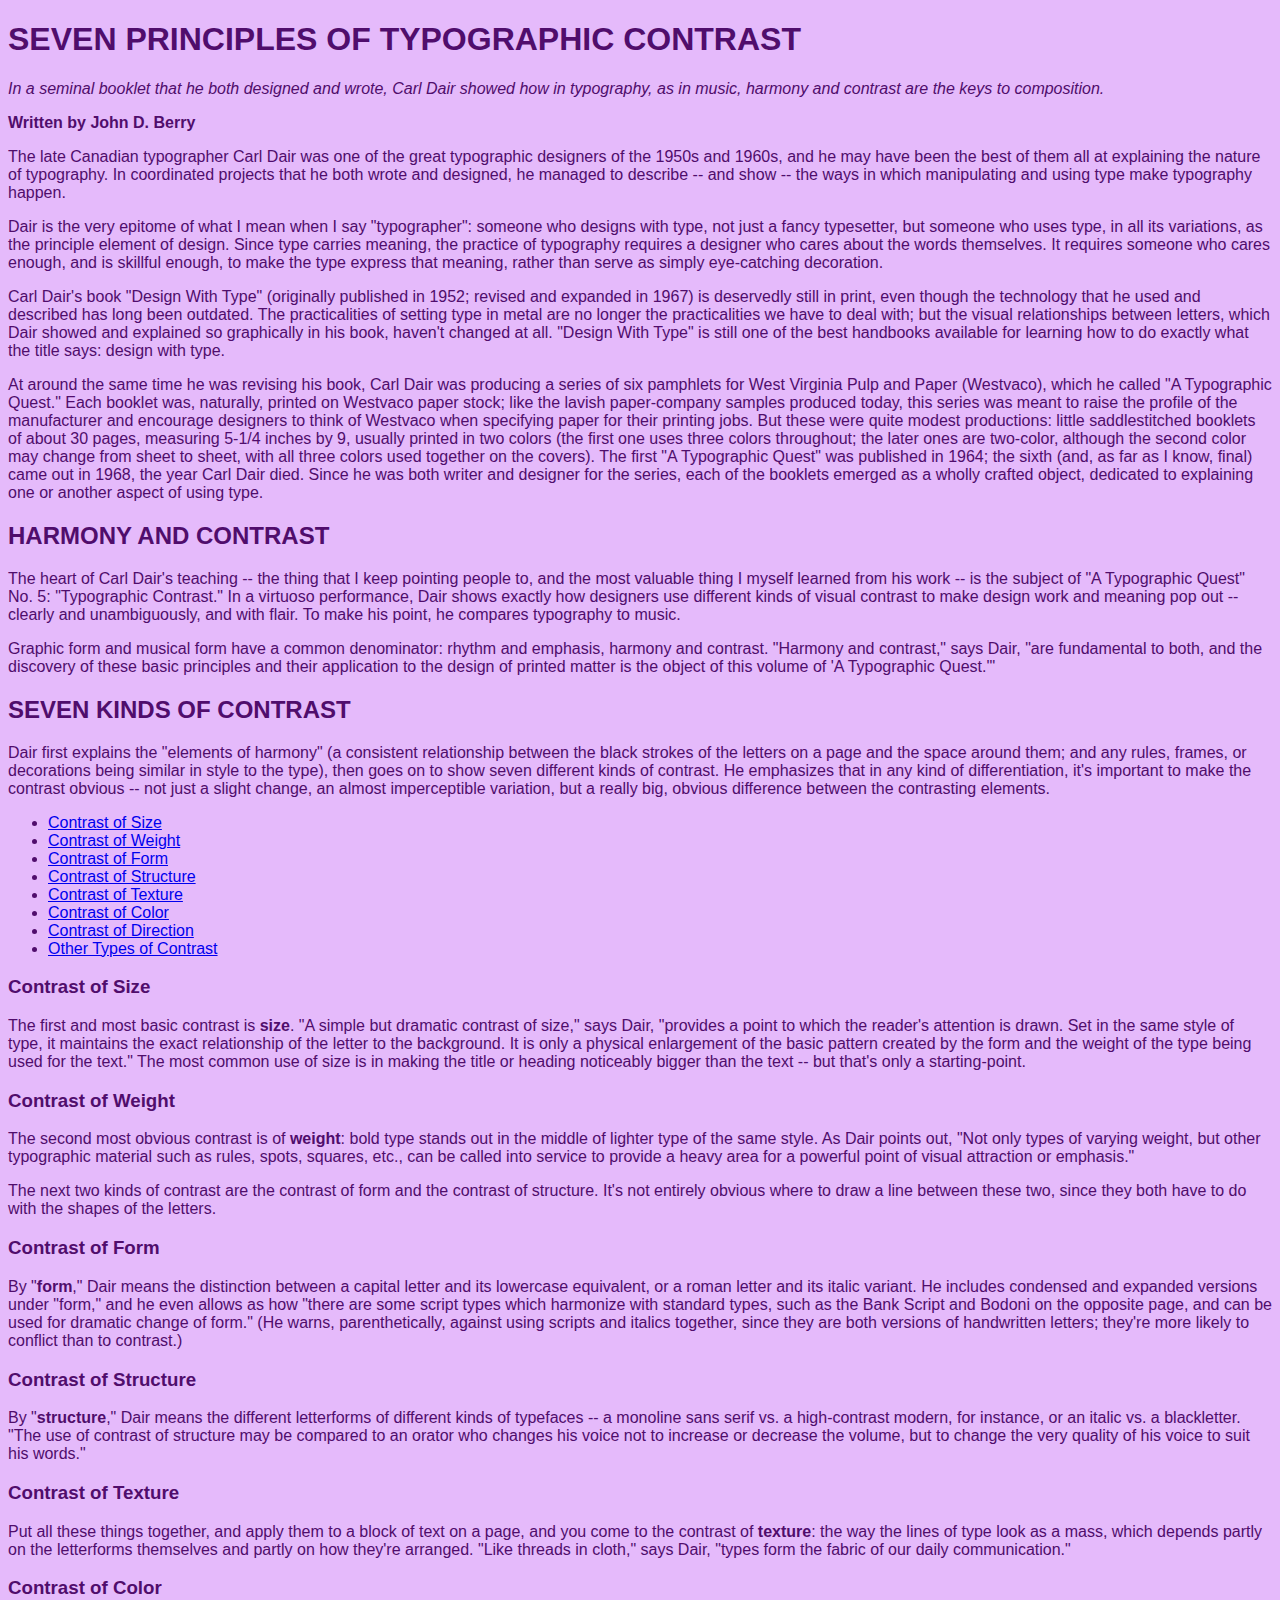
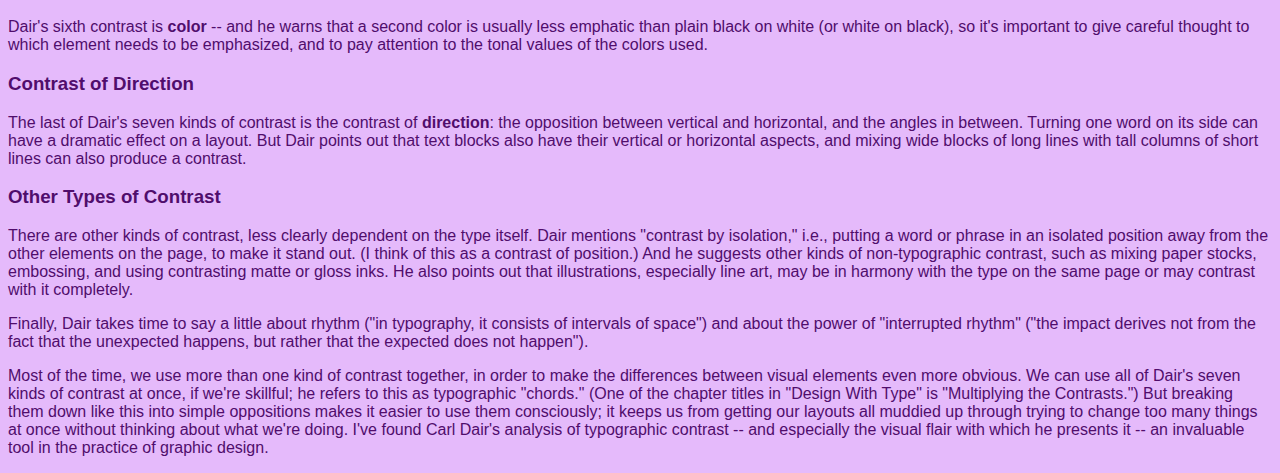
<file: index.html>
<!DOCTYPE html>
<html>
<head>
	<meta charset="utf-8">
	<title>Seven Principles of Typographic Contrast</title>
	<link rel="stylesheet" type="text/css" href="style.css">
</head>
<body>
	<h1>Seven Principles of Typographic Contrast</h1>

	<em>In a seminal booklet that he both designed and wrote, Carl Dair showed how in typography, as in music, harmony and contrast are the keys to composition.</em>
	
	<p><strong>Written by John D. Berry</strong></p>
	
	<p>The late Canadian typographer Carl Dair was one of the great typographic designers of the 1950s and 1960s, and he may have been the best of them all at explaining the nature of typography. In coordinated projects that he both wrote and designed, he managed to describe -- and show -- the ways in which manipulating and using type make typography happen.</p>
	
	<p>Dair is the very epitome of what I mean when I say "typographer": someone who designs with type, not just a fancy typesetter, but someone who uses type, in all its variations, as the principle element of design. Since type carries meaning, the practice of typography requires a designer who cares about the words themselves. It requires someone who cares enough, and is skillful enough, to make the type express that meaning, rather than serve as simply eye-catching decoration.</p>
	
	<p>Carl Dair's book "Design With Type" (originally published in 1952; revised and expanded in 1967) is deservedly still in print, even though the technology that he used and described has long been outdated. The practicalities of setting type in metal are no longer the practicalities we have to deal with; but the visual relationships between letters, which Dair showed and explained so graphically in his book, haven't changed at all. "Design With Type" is still one of the best handbooks available for learning how to do exactly what the title says: design with type.</p>
	
	<p>At around the same time he was revising his book, Carl Dair was producing a series of six pamphlets for West Virginia Pulp and Paper (Westvaco), which he called "A Typographic Quest." Each booklet was, naturally, printed on Westvaco paper stock; like the lavish paper-company samples produced today, this series was meant to raise the profile of the manufacturer and encourage designers to think of Westvaco when specifying paper for their printing jobs. But these were quite modest productions: little saddlestitched booklets of about 30 pages, measuring 5-1/4 inches by 9, usually printed in two colors (the first one uses three colors throughout; the later ones are two-color, although the second color may change from sheet to sheet, with all three colors used together on the covers). The first "A Typographic Quest" was published in 1964; the sixth (and, as far as I know, final) came out in 1968, the year Carl Dair died. Since he was both writer and designer for the series, each of the booklets emerged as a wholly crafted object, dedicated to explaining one or another aspect of using type.</p>
	
	<h2>Harmony and Contrast</h2>
	
	<p>The heart of Carl Dair's teaching -- the thing that I keep pointing people to, and the most valuable thing I myself learned from his work -- is the subject of "A Typographic Quest" No. 5: "Typographic Contrast." In a virtuoso performance, Dair shows exactly how designers use different kinds of visual contrast to make design work and meaning pop out -- clearly and unambiguously, and with flair. To make his point, he compares typography to music.</p>
	
	<p>Graphic form and musical form have a common denominator: rhythm and emphasis, harmony and contrast. "Harmony and contrast," says Dair, "are fundamental to both, and the discovery of these basic principles and their application to the design of printed matter is the object of this volume of 'A Typographic Quest.'"</p>
	
	<h2>Seven Kinds of Contrast</h2>
	
	<p>Dair first explains the "elements of harmony" (a consistent relationship between the black strokes of the letters on a page and the space around them; and any rules, frames, or decorations being similar in style to the type), then goes on to show seven different kinds of contrast. He emphasizes that in any kind of differentiation, it's important to make the contrast obvious -- not just a slight change, an almost imperceptible variation, but a really big, obvious difference between the contrasting elements.</p>
	
	<ul>
	<li><a href="#size">Contrast of Size</a></li>
	<li><a href="#weight">Contrast of Weight</a></li>
	<li><a href="#form">Contrast of Form</a></li>
	<li><a href="#structure">Contrast of Structure</a></li>
	<li><a href="#texture">Contrast of Texture</a></li>
	<li><a href="#color">Contrast of Color</a></li>
	<li><a href="#direction">Contrast of Direction</a></li>
	<li><a href="#other">Other Types of Contrast</a></li>
</ul>
	
	<h3 id="size">Contrast of Size</h3>
	
	<p>The first and most basic contrast is <strong>size</strong>. "A simple but dramatic contrast of size," says Dair, "provides a point to which the reader's attention is drawn. Set in the same style of type, it maintains the exact relationship of the letter to the background. It is only a physical enlargement of the basic pattern created by the form and the weight of the type being used for the text." The most common use of size is in making the title or heading noticeably bigger than the text -- but that's only a starting-point.</p>
	
	<h3 id="weight">Contrast of Weight</h3>
	
	<p>The second most obvious contrast is of <strong>weight</strong>: bold type stands out in the middle of lighter type of the same style. As Dair points out, "Not only types of varying weight, but other typographic material such as rules, spots, squares, etc., can be called into service to provide a heavy area for a powerful point of visual attraction or emphasis."</p>
	
	<p>The next two kinds of contrast are the contrast of form and the contrast of structure. It's not entirely obvious where to draw a line between these two, since they both have to do with the shapes of the letters.</p>
	
	
	<h3 id="form">Contrast of Form</h3>
	
	<p>By "<strong>form</strong>," Dair means the distinction between a capital letter and its lowercase equivalent, or a roman letter and its italic variant. He includes condensed and expanded versions under "form," and he even allows as how "there are some script types which harmonize with standard types, such as the Bank Script and Bodoni on the opposite page, and can be used for dramatic change of form." (He warns, parenthetically, against using scripts and italics together, since they are both versions of handwritten letters; they're more likely to conflict than to contrast.)</p>
	
	<h3 id="structure">Contrast of Structure</h3>
	
	<p>By "<strong>structure</strong>," Dair means the different letterforms of different kinds of typefaces -- a monoline sans serif vs. a high-contrast modern, for instance, or an italic vs. a blackletter. "The use of contrast of structure may be compared to an orator who changes his voice not to increase or decrease the volume, but to change the very quality of his voice to suit his words."</p>
	
	<h3 id="texture">Contrast of Texture</h3>
	
	<p>Put all these things together, and apply them to a block of text on a page, and you come to the contrast of <strong>texture</strong>: the way the lines of type look as a mass, which depends partly on the letterforms themselves and partly on how they're arranged. "Like threads in cloth," says Dair, "types form the fabric of our daily communication."</p>
	
	
	<h3 id="color">Contrast of Color</h3>
	
	<p>Dair's sixth contrast is <strong>color</strong> -- and he warns that a second color is usually less emphatic than plain black on white (or white on black), so it's important to give careful thought to which element needs to be emphasized, and to pay attention to the tonal values of the colors used.</p>
	
	<h3 id="direction">Contrast of Direction</h3>
	
	<p>The last of Dair's seven kinds of contrast is the contrast of <strong>direction</strong>: the opposition between vertical and horizontal, and the angles in between. Turning one word on its side can have a dramatic effect on a layout. But Dair points out that text blocks also have their vertical or horizontal aspects, and mixing wide blocks of long lines with tall columns of short lines can also produce a contrast.</p>
	
	<h3 id="other">Other Types of Contrast</h3>
	
	<p>There are other kinds of contrast, less clearly dependent on the type itself. Dair mentions "contrast by isolation," i.e., putting a word or phrase in an isolated position away from the other elements on the page, to make it stand out. (I think of this as a contrast of position.) And he suggests other kinds of non-typographic contrast, such as mixing paper stocks, embossing, and using contrasting matte or gloss inks. He also points out that illustrations, especially line art, may be in harmony with the type on the same page or may contrast with it completely.</p>
	
	<p>Finally, Dair takes time to say a little about rhythm ("in typography, it consists of intervals of space") and about the power of "interrupted rhythm" ("the impact derives not from the fact that the unexpected happens, but rather that the expected does not happen").</p>
	
	<p>Most of the time, we use more than one kind of contrast together, in order to make the differences between visual elements even more obvious. We can use all of Dair's seven kinds of contrast at once, if we're skillful; he refers to this as typographic "chords." (One of the chapter titles in "Design With Type" is "Multiplying the Contrasts.") But breaking them down like this into simple oppositions makes it easier to use them consciously; it keeps us from getting our layouts all muddied up through trying to change too many things at once without thinking about what we're doing. I've found Carl Dair's analysis of typographic contrast -- and especially the visual flair with which he presents it -- an invaluable tool in the practice of graphic design.</p>
</body>
</html>
</file>
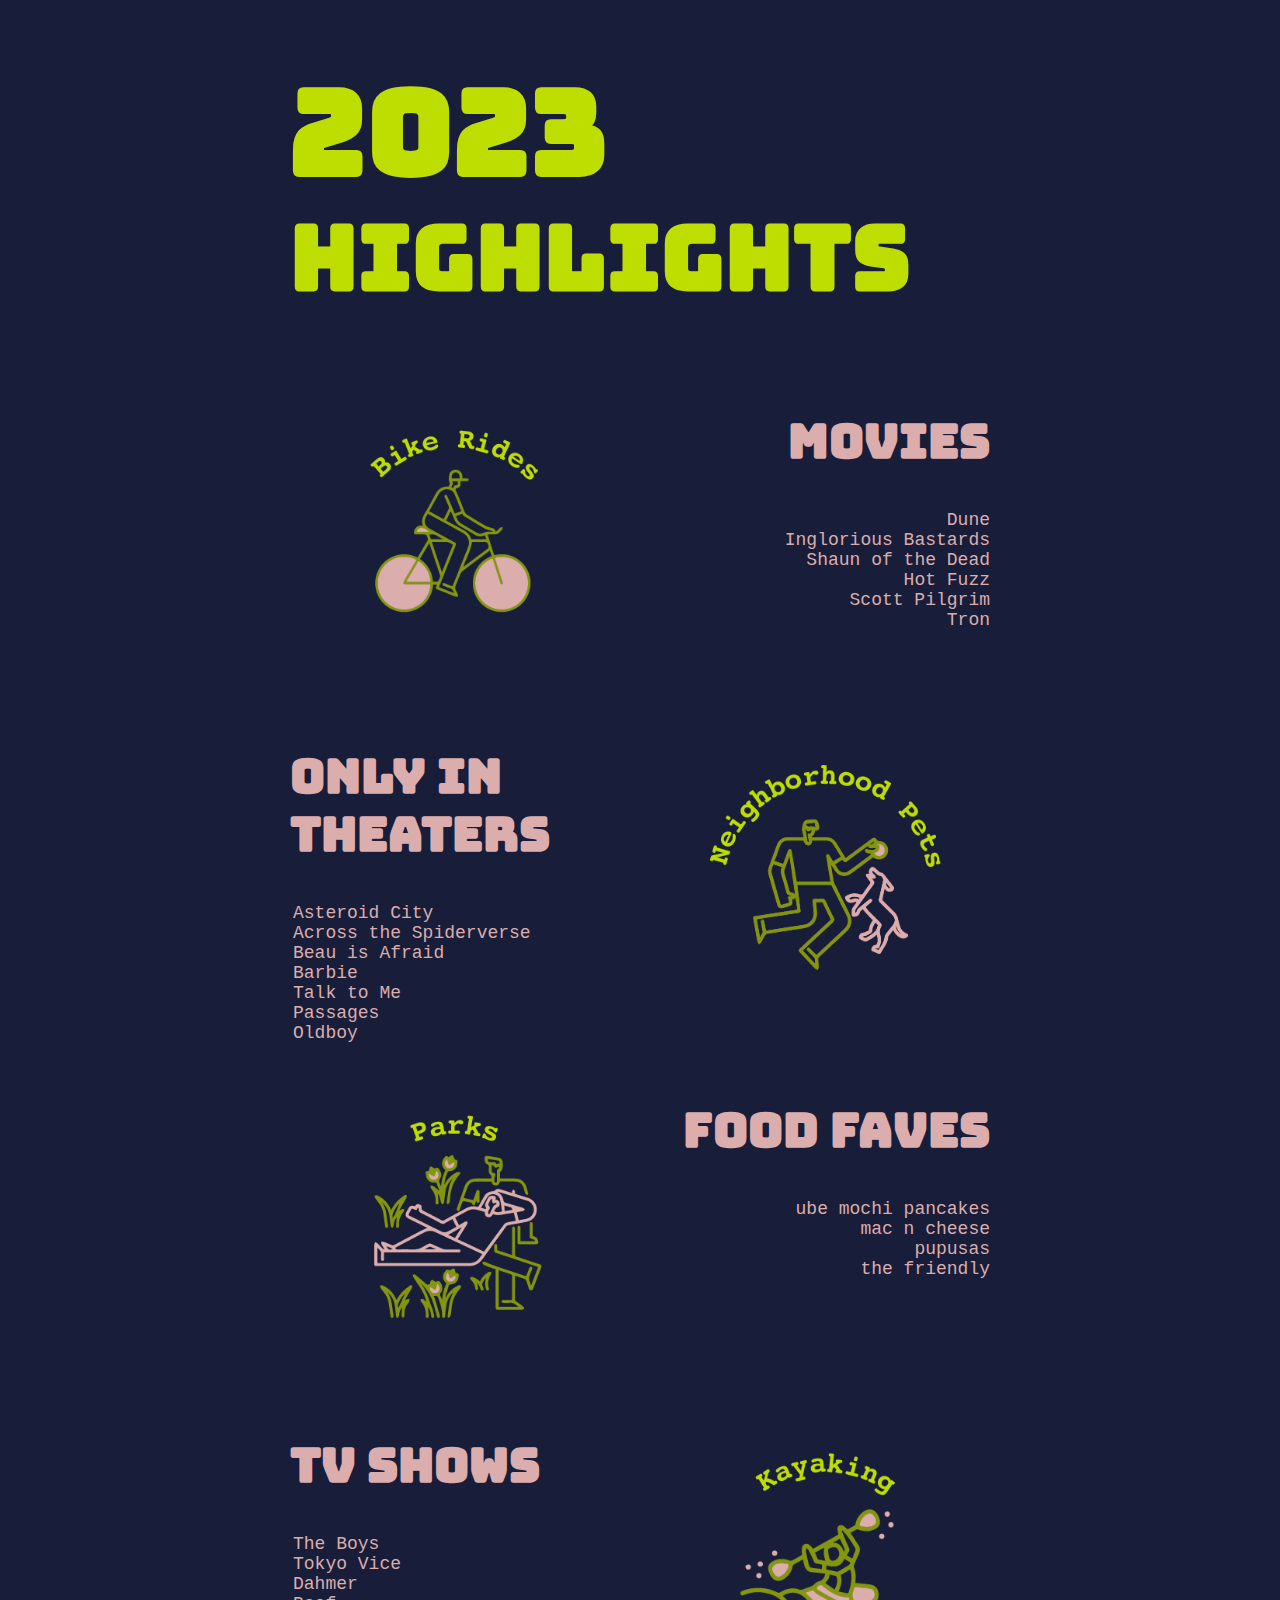
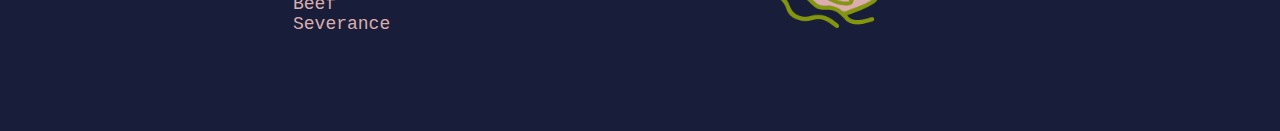
<file: code/index.html>
<!DOCTYPE html>
<html>
<head>
	<meta charset="utf-8">
	<title>2023 Highlights</title>
	<link rel="stylesheet" type="text/css" href="style.css">
	<meta name="viewport" content="width=device-width, initial-scale=1">
</head>
<body>
	<h1><span style="font-size:120px;">2023</span><br/>Highlights</h1>

	<!--
	<div class="main-grid">




		<div class="div1"><img src="img/bike-rides.png"></div>

		<div class="div2 right-align">
	<h2>Movies</h2>
	<ul>
		<li>Dune</li>
		<li>Inglorious Bastards</li>
		<li>Shaun of the Dead</li>
		<li>Hot Fuzz</li>
		<li>Scott Pilgrim</li>
		<li>Tron</li>
	</ul>
</div>

<div class="div3">
	<h2>Only in Theaters</h2>
	<ul>
		<li>Asteroid City</li>
		<li>Across the Spiderverse</li>
		<li>Beau is Afraid</li>
		<li>Barbie</li>
		<li>Talk to Me</li>
		<li>Passages</li>
		<li>Oldboy</li>
	</ul>

</div>

<div class="div4"><img src="img/neighborhood-pets.png"></div>

<div class="div5"><img src="img/parks.png"></div>

<div class="div6 right-align">
	<h2>Food Faves</h2>
	<ul>
		<li>ube mochi pancakes</li>
		<li>mac n cheese</li>
		<li>pupusas</li>
		<li>the friendly</li>
	</ul>
</div>

<div class="div7">
	<h2>TV Shows</h2>
	<ul>
		<li>The Boys</li>
		<li>Tokyo Vice</li>
		<li>Dahmer</li>
		<li>Beef</li>
		<li>Severance</li>
	</ul>
</div>

<div class="div8"><img src="img/kayaking.png"></div>

</div>
-->

<div class="main-flex">



<div class="flex-1">
	<div class="flex-1a"><img src="img/bike-rides.png"></div>

	<div class="flex-1b right-align">
<h2>Movies</h2>
<ul>
	<li>Dune</li>
	<li>Inglorious Bastards</li>
	<li>Shaun of the Dead</li>
	<li>Hot Fuzz</li>
	<li>Scott Pilgrim</li>
	<li>Tron</li>
</ul>
</div>
</div>

<div class="flex-2">
<div class="flex-2a">
<h2>Only in Theaters</h2>
<ul>
	<li>Asteroid City</li>
	<li>Across the Spiderverse</li>
	<li>Beau is Afraid</li>
	<li>Barbie</li>
	<li>Talk to Me</li>
	<li>Passages</li>
	<li>Oldboy</li>
</ul>

</div>


<div class="flex-2b"><img src="img/neighborhood-pets.png"></div>
</div>

<div class="flex-3">
<div class="flex-3a"><img src="img/parks.png"></div>

<div class="flex-3b right-align">
<h2>Food Faves</h2>
<ul>
	<li>ube mochi pancakes</li>
	<li>mac n cheese</li>
	<li>pupusas</li>
	<li>the friendly</li>
</ul>
</div>
</div>

<div class="flex-4">
<div class="flex-4a">
<h2>TV Shows</h2>
<ul>
	<li>The Boys</li>
	<li>Tokyo Vice</li>
	<li>Dahmer</li>
	<li>Beef</li>
	<li>Severance</li>
</ul>
</div>

<div class="flex-4b"><img src="img/kayaking.png"></div>
</div>

</div>
</body>
</html>
</file>
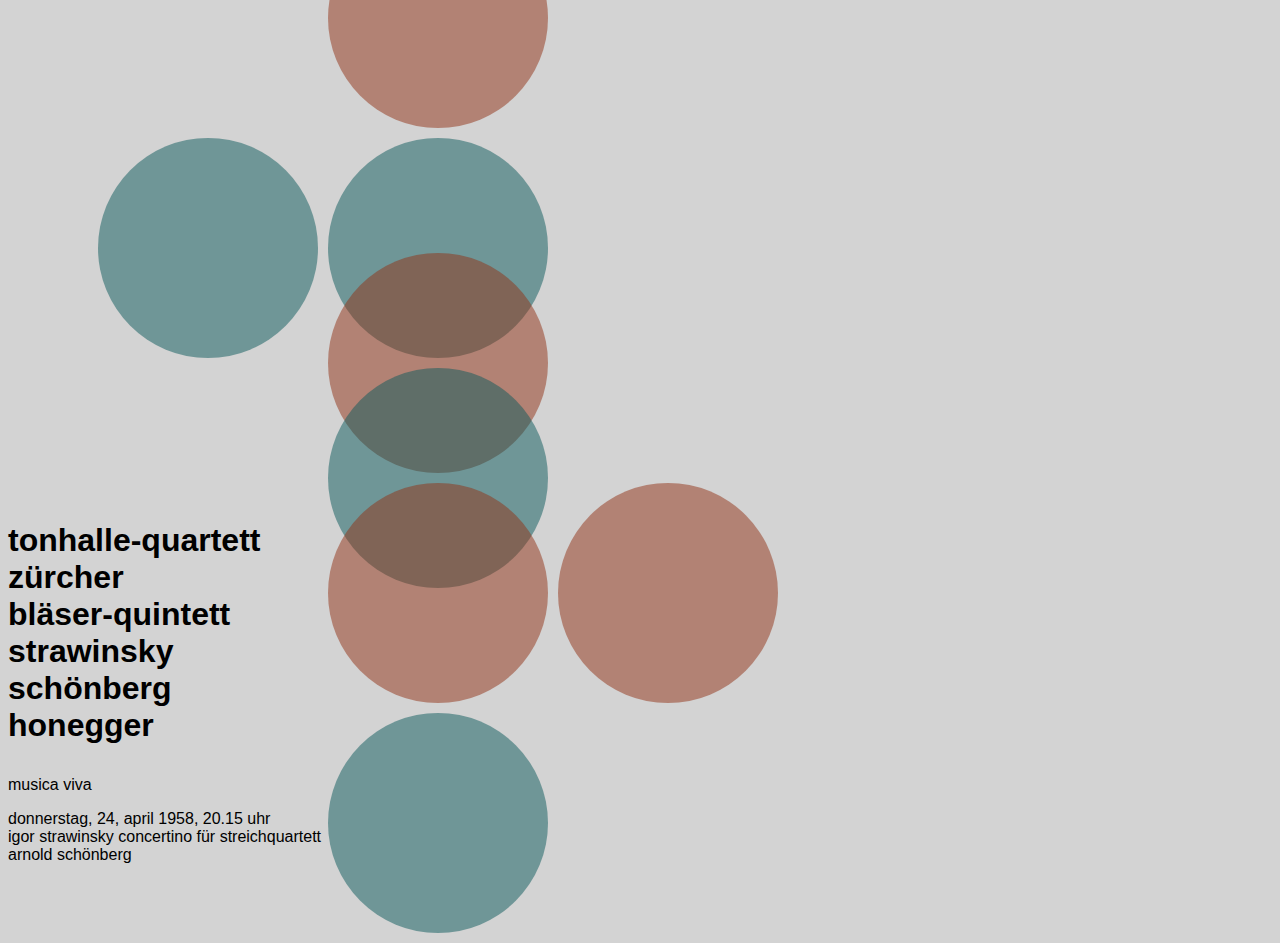
<file: poster.html>
<!DOCTYPE html>
<html>
<head>
	<meta charset="utf-8">
	<title>Poster</title>
	<link rel="stylesheet" type="text/css" href="poster-style.css">
</head>
<body>
	<div class="circles">
	<div class="circle circle-1 red"></div>
	<div class="circle circle-2 blue"></div>
	<div class="circle circle-3 blue"></div>
	<div class="circle circle-4 red"></div>
	<div class="circle circle-5 blue"></div>
	<div class="circle circle-6 red"></div>
	<div class="circle circle-7 red"></div>
	<div class="circle circle-8 blue"></div>
	</div>
	<div class="main-copy">
<h1>
	<ul>
		<li>tonhalle-quartett</li>
		<li>zürcher</li>
		<li>bläser-quintett</li>
		<li>strawinsky</li>
		<li>schönberg</li>
		<li>honegger</li>
	</ul>
</h1>
<p>musica viva</p>
<p>donnerstag, 24, april 1958, 20.15 uhr
	<br/>igor strawinsky   concertino für streichquartett
	<br/>arnold schönberg   
</p>
</div>
</body>
</html>
</file>
<file: style.css>
body{
	/* this is the outermost element on your page*/
	background: rgb(229, 186, 251);
	color:rgb(80, 13, 108);
	font-family:'Helvetica', sans-serif;
}
h1, h2{
text-transform: uppercase;
}
</file>
<file: code/style.css>
body{
	/* this is the outermost element on your page*/
	background: #181E39;
	font-family:'Helvetica', sans-serif;
	font-size:18px;
	margin: 0 auto;
	max-width:700px;
}

@font-face{
font-family:'Bungee';
src: url('Bungee/Bungee-Regular.ttf');
}
h1, h2, h3, h4, h5, h6{
	font-family:'Bungee';
	text-transform: uppercase;
}
h1{
	color:#BEDD00;
	font-size:90px;
}
h2{
	color:#DBADAD;
	font-size:48px;
}
body{
	font-family:'Courier New', Courier, monospace;
	color: #DBADAD;
}
a{
	color: steelblue !important;
}
.main-grid{
	display:grid;
	grid-template-columns: repeat(2, 1fr);
	grid-template-rows: repeat(4, 1fr);
	grid-column-gap: 40px;
	grid-row-gap: 80px;
}
.div1 { grid-area: 1 / 1 / 2 / 2; }
.div2 { grid-area: 1 / 2 / 2 / 3; }
.div3 { grid-area: 2 / 1 / 3 / 2; }
.div4 { grid-area: 2 / 2 / 3 / 3; }
.div5 { grid-area: 3 / 1 / 4 / 2; }
.div6 { grid-area: 3 / 2 / 4 / 3; }
.div7 { grid-area: 4 / 1 / 5 / 2; }
.div8 { grid-area: 4 / 2 / 5 / 3; }

.right-align{
	text-align:right;
}
ul{
	list-style-type:none;
	margin-left:-37px;
}

img{
	max-width:250px;
	padding:40px;
}
.flex-1, .flex-2, .flex-3, .flex-4{
	display:flex;
	flex-direction:row;
	justify-content:space-between;
}

@media only screen and (max-width:622px){
h1{
	font-size:45px;
}
h2{
	font-size:34px;
}
body{
	font-size:14px;
}
img{
	max-width:160px;
	padding: 35px 0px;
}
body{
	margin:0 1%;
}
}
</file>
<file: poster-style.css>
body{
	/* this is the outermost element on your page*/
	background: lightgray;
	color:black;
	font-family:'Helvetica', sans-serif;
	font-weight:100;
}
ul{
	list-style-type: none;
	margin-left:-40px;
}

.circle {
	height: 220px;
	width: 220px;
	border-radius: 50%;
	opacity: 50%;
	margin-bottom:10px;
}
.circle.red{
	background-color:#913116;
}
.circle.blue{
	background-color:#0c5a5c;
}
.circle-1{
	margin-top:-100px;
}
.circle-3{
	position:absolute;
	margin-left:-230px;
	margin-top:-230px;
}
.circle-7{
	position:absolute;
	margin-left:230px;
	margin-top:-230px;
}
.circle-4, .circle-5, .circle-6{
	margin-top:-115px;
}
.circles{
	position:absolute;
	margin-left:320px;
}
.main-copy{
	position:absolute;
	bottom:20px;
}
</file>
